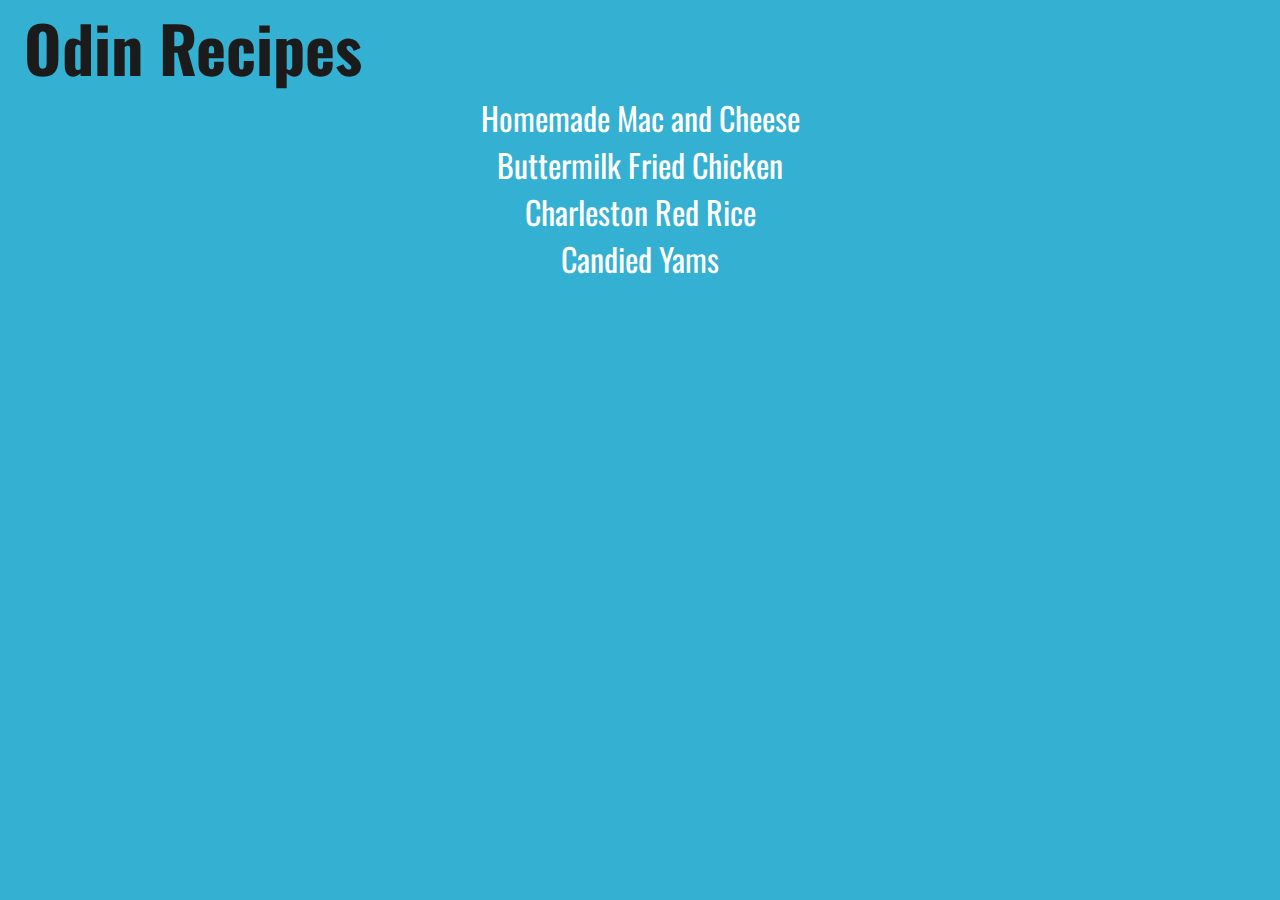
<file: index.html>
<!DOCTYPE html>
<html lang="en">
  <head>
    <meta charset="UTF-8" />
    <meta http-equiv="X-UA-Compatible" content="IE=edge" />
    <meta name="viewport" content="width=device-width, initial-scale=1.0" />
    <link rel="preconnect" href="https://fonts.googleapis.com">
    <link rel="preconnect" href="https://fonts.gstatic.com" crossorigin>
    <link href="https://fonts.googleapis.com/css2?family=Oswald:wght@200;300;500&family=Varela+Round&display=swap"
      rel="stylesheet">
    <link rel="stylesheet" href="css/style.css" />
    <title>Document</title>
  </head>
  <body>
    <h1>Odin Recipes</h1>
    <a href="recipies/homemade-mac-and-cheese.html">
      Homemade Mac and Cheese
    </a>
    <a href="recipies/buttermilk-fried-chicken.html">
      Buttermilk Fried Chicken
    </a>

    <a href="recipies/charleston-red-rice.html"> Charleston Red Rice </a>
    <a href="recipies/candied-yams.html"> Candied Yams </a>
  </body>
</html>
</file>
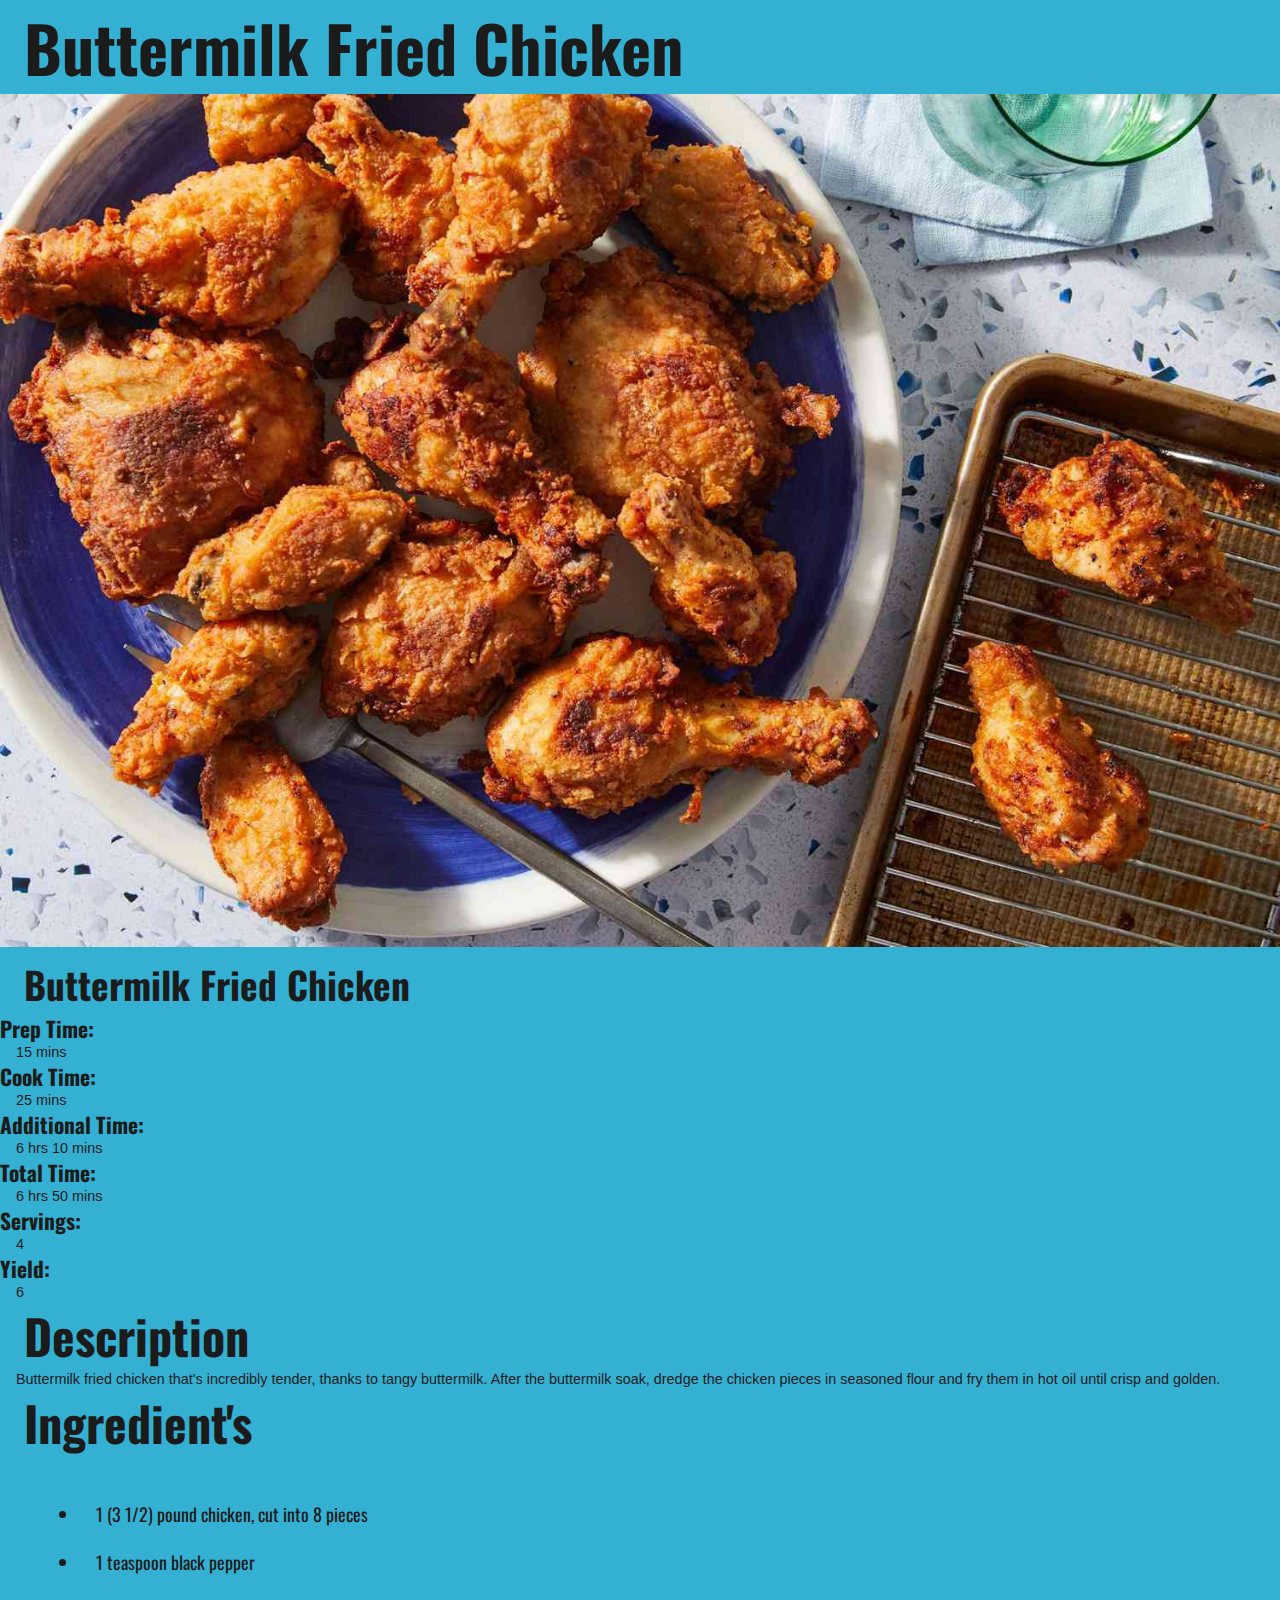
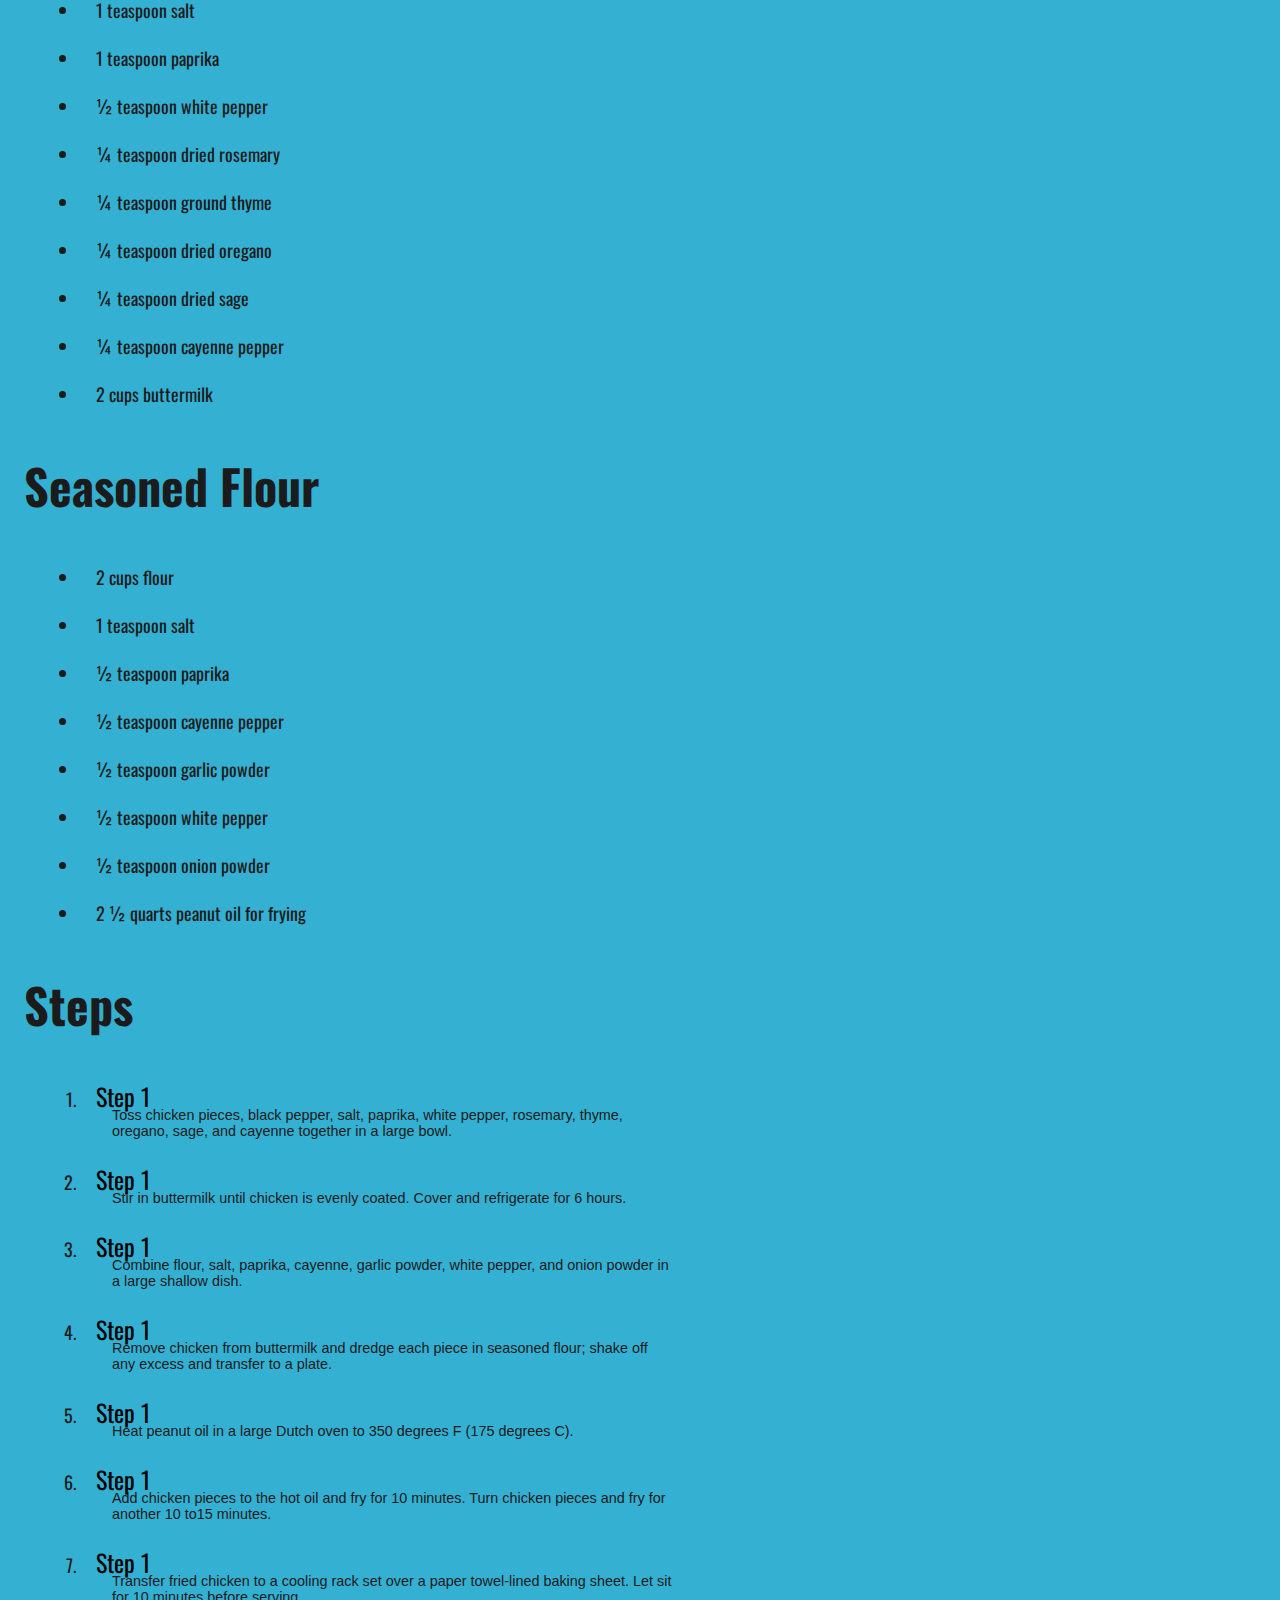
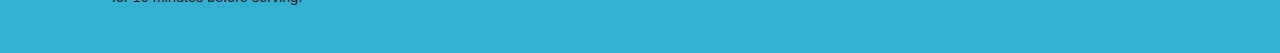
<file: recipies/buttermilk-fried-chicken.html>
<!DOCTYPE html>
  <html lang="en">

  <head>
    <title></title>
    <meta charset="UTF-8" />
    <meta name="viewport" content="width=device-width, initial-scale=1" />
    <link rel="preconnect" href="https://fonts.googleapis.com">
    <link rel="preconnect" href="https://fonts.gstatic.com" crossorigin>
    <link href="https://fonts.googleapis.com/css2?family=Oswald:wght@200;300;500&family=Varela+Round&display=swap"
      rel="stylesheet">
    <link href="../css/style.css" rel="stylesheet" />
    <title>Buttermilk Fried Chicken</title>
  </head>

  <body>
    <h1>Buttermilk Fried Chicken</h1><img src="/assets/images/Crispy-Buttermilk-Fried-Chicken.jpg"
      alt="Buttermilk Fried Chicken" />
    <h3>Buttermilk Fried Chicken</h3>
    <div class="recipe-details_content">
      <div class="recipe-details">
        <div class="recipe-details_iteams>
<div class=" recipe-details_items">
          <h6>Prep Time:</h6>
        </div>
        <div class="recipe-details_values">
          <p>15 mins</p>
        </div>
      </div>
      <div class=" recipe-details_iteams">
        <div class="recipe-details_items">
          <h6>Cook Time:</h6>
        </div>
        <div class="recipe-details_values">
          <p>25 mins</p>
        </div>
      </div>
      <div class=" recipe-details_iteams">
        <div class="recipe-details_items">
          <h6>Additional Time:</h6>
        </div>
        <div class="recipe-details_values">
          <p>6 hrs 10 mins</p>
        </div>
      </div>
      <div class="recipe-details_iteams">
        <div class="recipe-details_items">
          <h6>Total Time:</h6>
        </div>
        <div class="recipe-details_values"></div>
        <p>6 hrs 50 mins</p>
      </div>
      <div class="recipe-details_iteams">
        <div class="recipe-details_items">
          <h6>Servings:</h6>
        </div>
        <div class="recipe-details_values"></div>
        <p>4</p>
      </div>
      <div class="recipe-details_iteams">
        <div class="recipe-details_items">
          <h6>Yield:</h6>
        </div>
        <div class="recipe-details_values">
          <p>6</p>
        </div>
      </div>
    </div>
    <h2>Description</h2>
    <p>Buttermilk fried chicken that's incredibly tender, thanks to tangy buttermilk. After the buttermilk soak, dredge
      the
      chicken pieces in seasoned flour and fry them in hot oil until crisp and golden.</p>
    <h2>Ingredient's</h2>
    <ul>
      <li>1 (3 1/2) pound chicken,
        cut into 8 pieces</li>
      <li>1 teaspoon black pepper</li>
      <li>1 teaspoon salt</li>
      <li>1 teaspoon paprika</li>
      <li>½ teaspoon white pepper</li>
      <li>¼ teaspoon dried rosemary</li>
      <li>¼ teaspoon ground thyme</li>
      <li>¼ teaspoon dried oregano</li>
      <li>¼ teaspoon dried sage</li>
      <li>¼ teaspoon cayenne pepper</li>
      <li>2 cups buttermilk</li>
    </ul>
    <h2>Seasoned Flour</h2>
    <ul>
      <li>2 cups flour</li>
      <li>1 teaspoon salt</li>
      <li>½ teaspoon paprika</li>
      <li>½ teaspoon cayenne pepper</li>
      <li>½ teaspoon garlic powder</li>
      <li>½ teaspoon white pepper</li>
      <li>½ teaspoon onion powder</li>
      <li>2 ½ quarts peanut oil for frying</li>
    </ul>
    <h2>Steps</h2>
    <ol>
      <li>
        <p>Toss chicken pieces,
          black pepper,
          salt,
          paprika,
          white pepper,
          rosemary,
          thyme,
          oregano,
          sage,
          and cayenne together in a large bowl. </p>
      </li>
      <li>
        <p>Stir in buttermilk until chicken is evenly coated. Cover and refrigerate for 6 hours. </p>
      </li>
      <li>
        <p>Combine flour,
          salt,
          paprika,
          cayenne,
          garlic powder,
          white pepper,
          and onion powder in a large shallow dish. </p>
      </li>
      <li>
        <p>Remove chicken from buttermilk and dredge each piece in seasoned flour;
          shake off any excess and transfer to a plate. </p>
      </li>
      <li>
        <p>Heat peanut oil in a large Dutch oven to 350 degrees F (175 degrees C). </p>
      </li>
      <li>
        <p>Add chicken pieces to the hot oil and fry for 10 minutes. Turn chicken pieces and fry for another 10 to15
          minutes. </p>
      </li>
      <li>
        <p>Transfer fried chicken to a cooling rack set over a paper towel-lined baking sheet. Let sit for 10 minutes
          before serving. </p>
      </li>
    </ol>
  </body>

  </html>
</file>
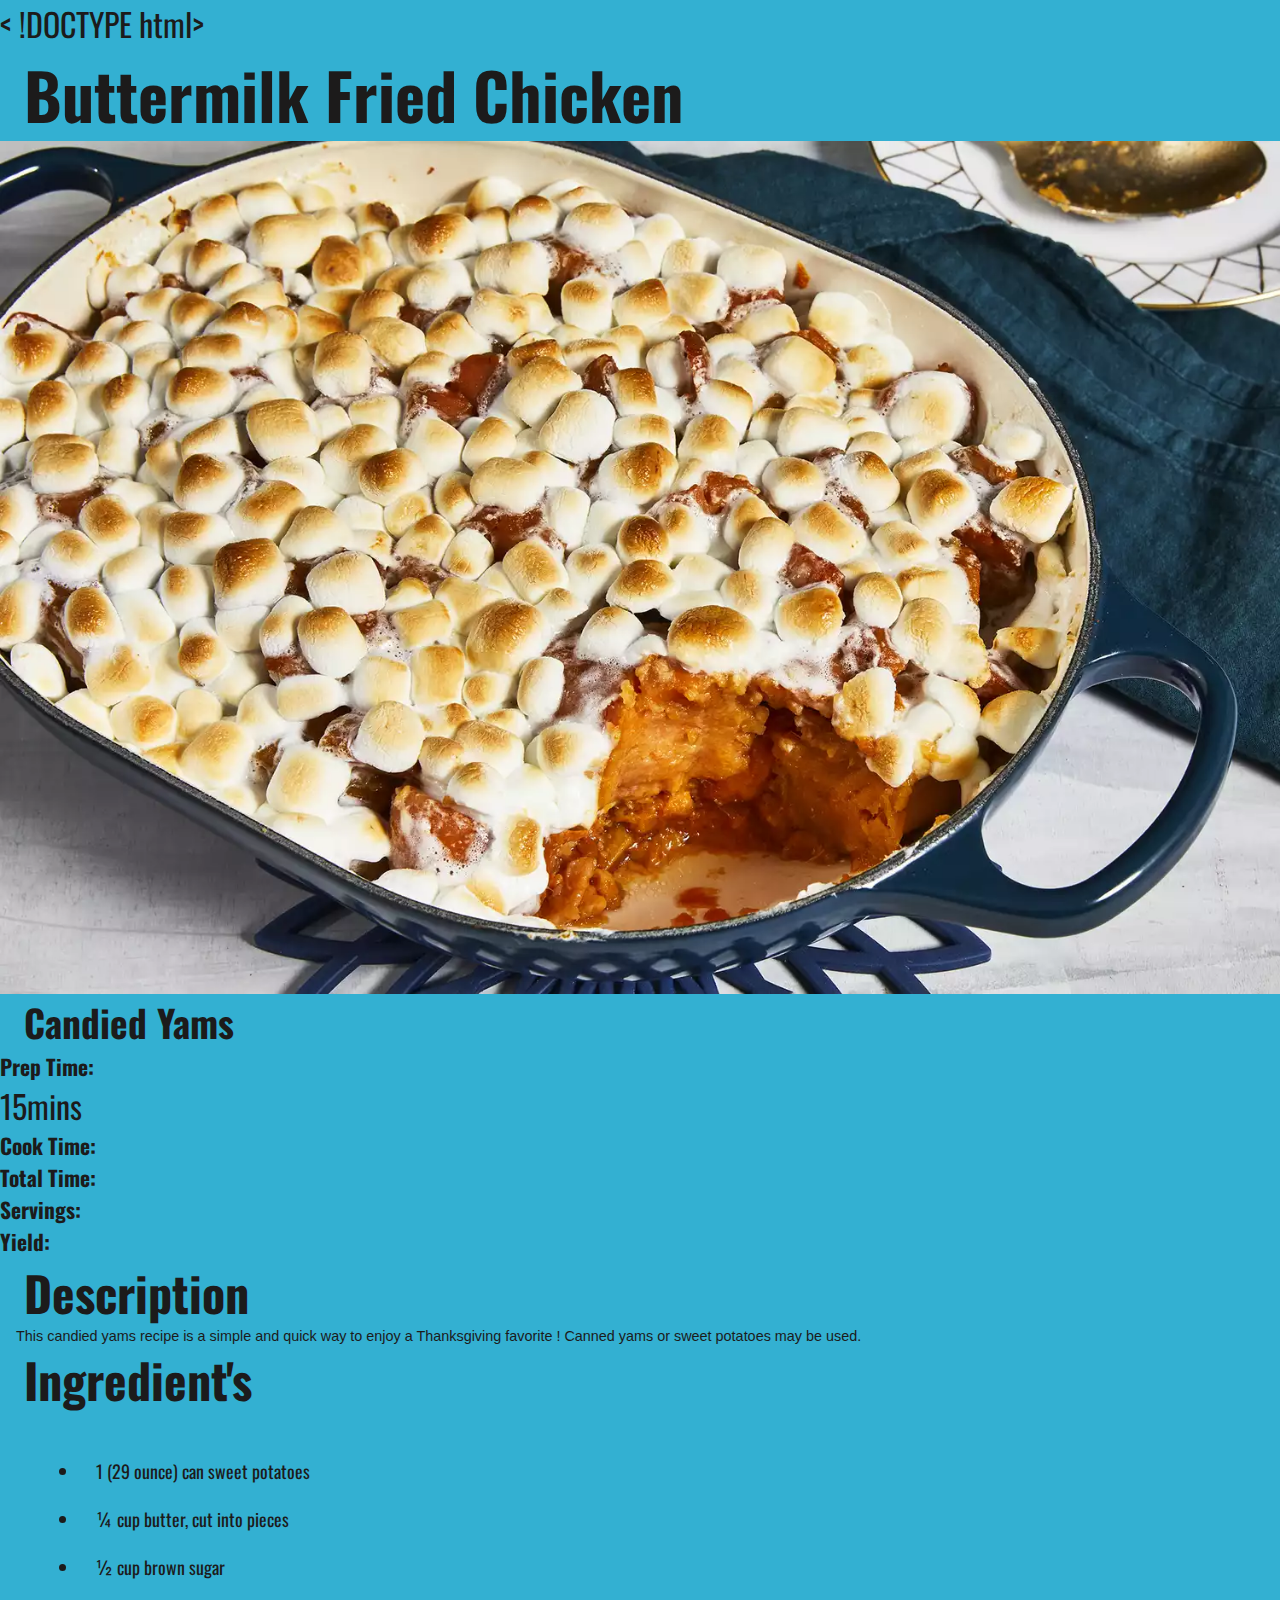
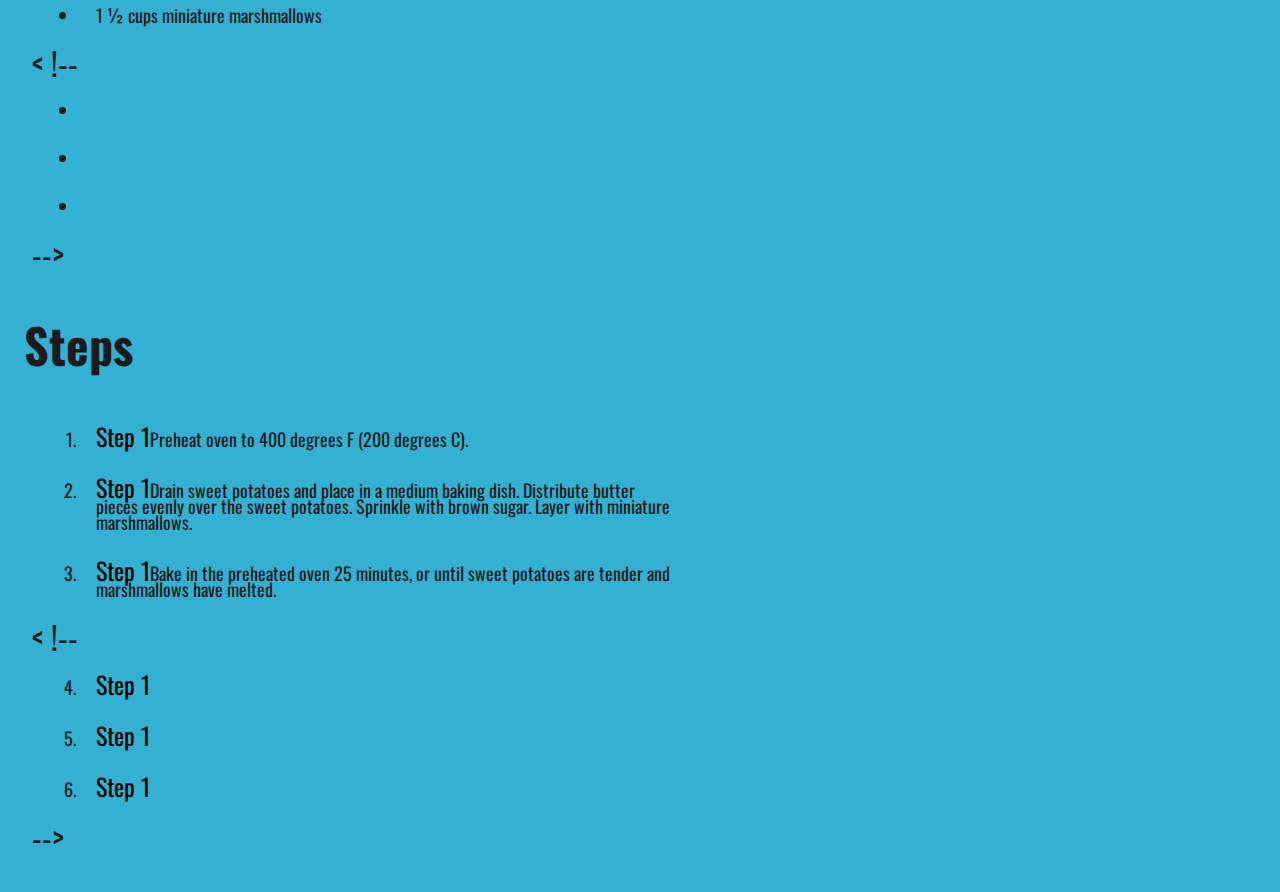
<file: recipies/candied-yams.html>
< !DOCTYPE html>
  <html lang="en">

  <head>
    <title></title>
    <meta charset="UTF-8" />
    <meta name="viewport" content="width=device-width, initial-scale=1" />
    <link rel="preconnect" href="https://fonts.googleapis.com">
    <link rel="preconnect" href="https://fonts.gstatic.com" crossorigin>
    <link href="https://fonts.googleapis.com/css2?family=Oswald:wght@200;300;500&family=Varela+Round&display=swap"
      rel="stylesheet">
    <link href="../css/style.css" rel="stylesheet" />
    </head>

  <body>
    <h1>Buttermilk Fried Chicken</h1><img src="/assets/images/candied-yams.jpg" alt="Buttermilk Fried Chicken" />
    <h3>Candied Yams</h3>
    <div class="recipe-details_content">
      <div class="recipe-details">
        <div class=" recipe-details_items">
          <h6>Prep Time:</h6>
        </div>
        <div class="recipe-details_values">15mins </div>
        </div>
        <div class=" recipe-details_iteams">
          <div class="recipe-details_items">
            <h6>Cook Time:</h6>
          </div>
          <div class="recipe-details_values"></div>
      </div>
      <div class="recipe-details_iteams">
        <div class="recipe-details_items">
          <h6>Total Time:</h6>
        </div>
        <div class="recipe-details_values"></div>
      </div>
      <div class="recipe-details_iteams">
        <div class="recipe-details_items">
          <h6>Servings:</h6>
        </div>
        <div class="recipe-details_values"></div>
      </div>
      <div class="recipe-details_iteams">
        <div class="recipe-details_items">
          <h6>Yield:</h6>
        </div>
        <div class="recipe-details_values"></div>
      </div>
      </div>
    <h2>Description</h2>
    <p>This candied yams recipe is a simple and quick way to enjoy a Thanksgiving favorite ! Canned yams or sweet
      potatoes may be used.</p>
    <h2>Ingredient's</h2>
    <ul>
      <li>1 (29 ounce) can sweet potatoes </li>
      <li>¼ cup butter,
        cut into pieces </li>
      <li>½ cup brown sugar </li>
      <li>1 ½ cups miniature marshmallows </li>
      < !-- <li>
        </li>
        <li></li>
        <li></li>-->
        </ul>
        <h2>Steps</h2>
        <ol>
      <li>Preheat oven to 400 degrees F (200 degrees C). </li>
      <li>Drain sweet potatoes and place in a medium baking dish. Distribute butter pieces evenly over the sweet
        potatoes. Sprinkle with brown sugar. Layer with miniature marshmallows. </li>
      <li>Bake in the preheated oven 25 minutes,
        or until sweet potatoes are tender and marshmallows have melted. </li>
      < !-- <li>
        </li>
        <li></li>
        <li></li>-->
        </ol>
        </body>

  </html>
</file>
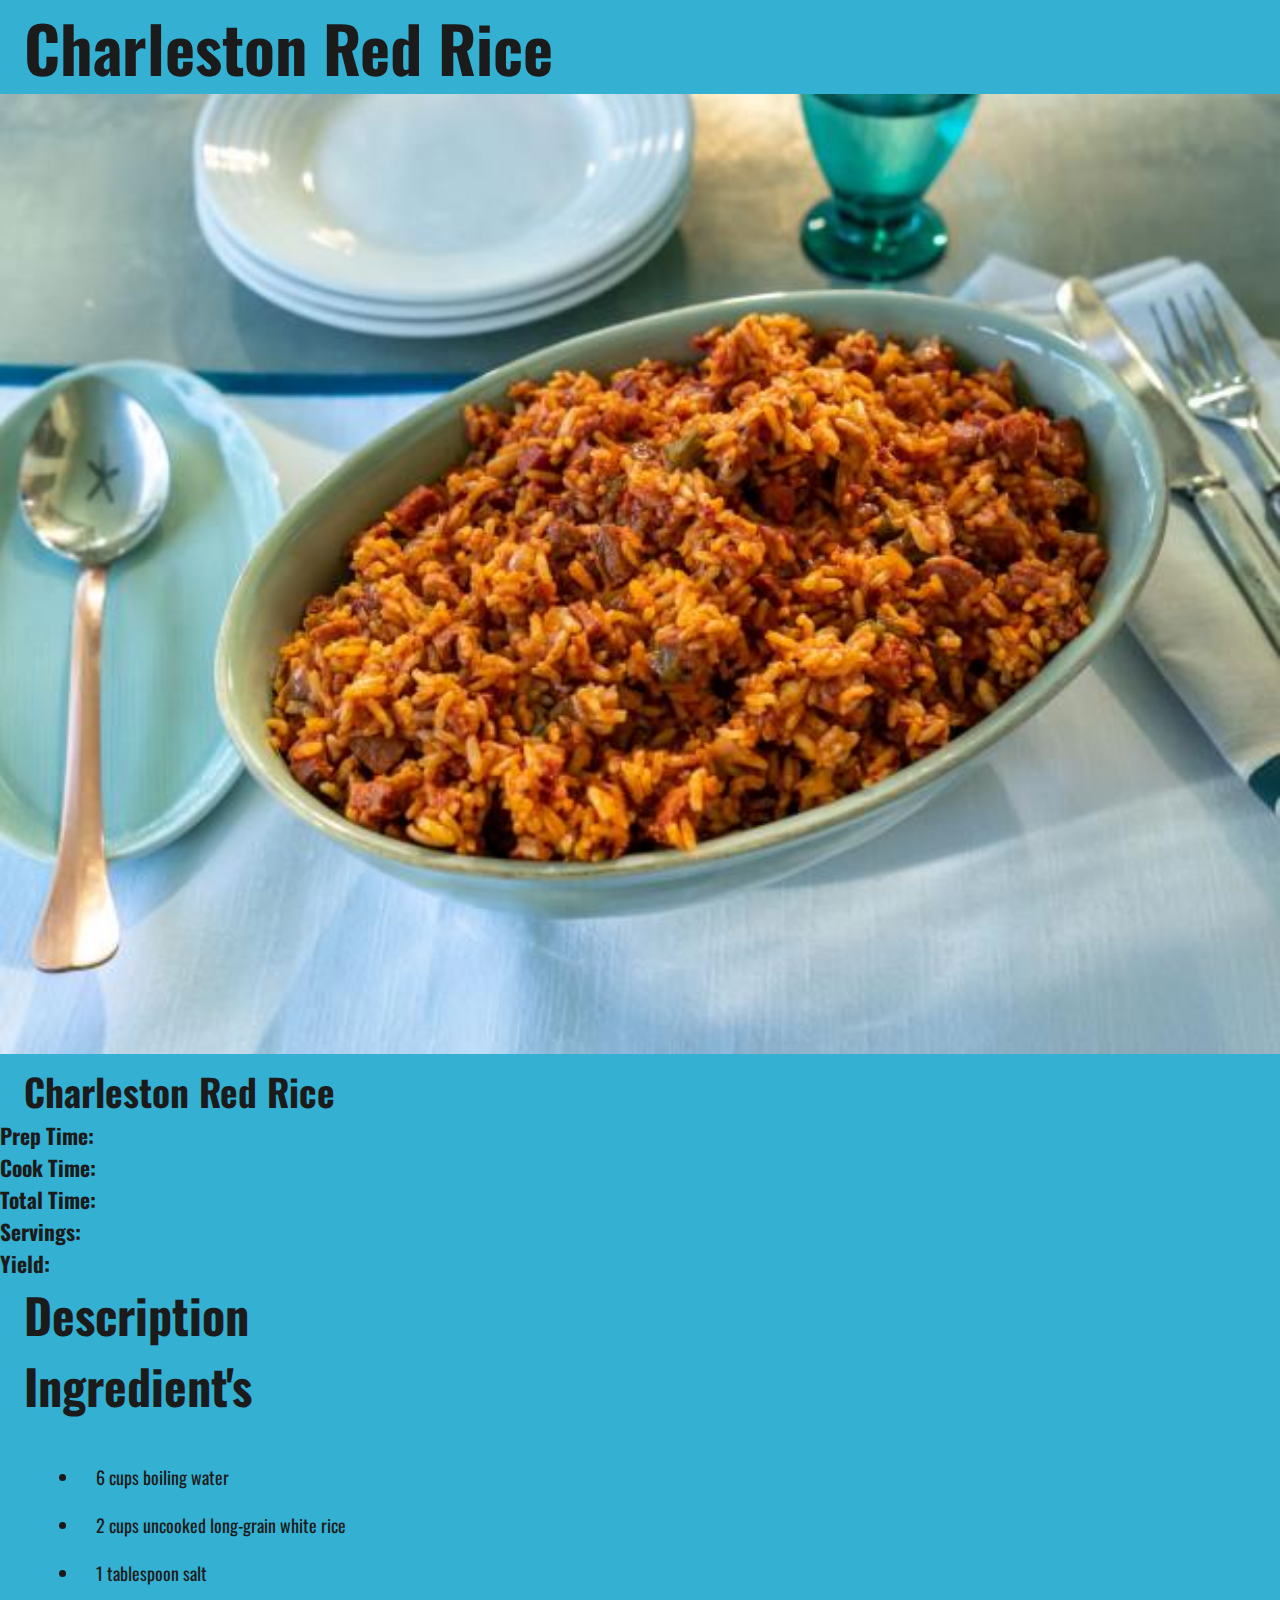
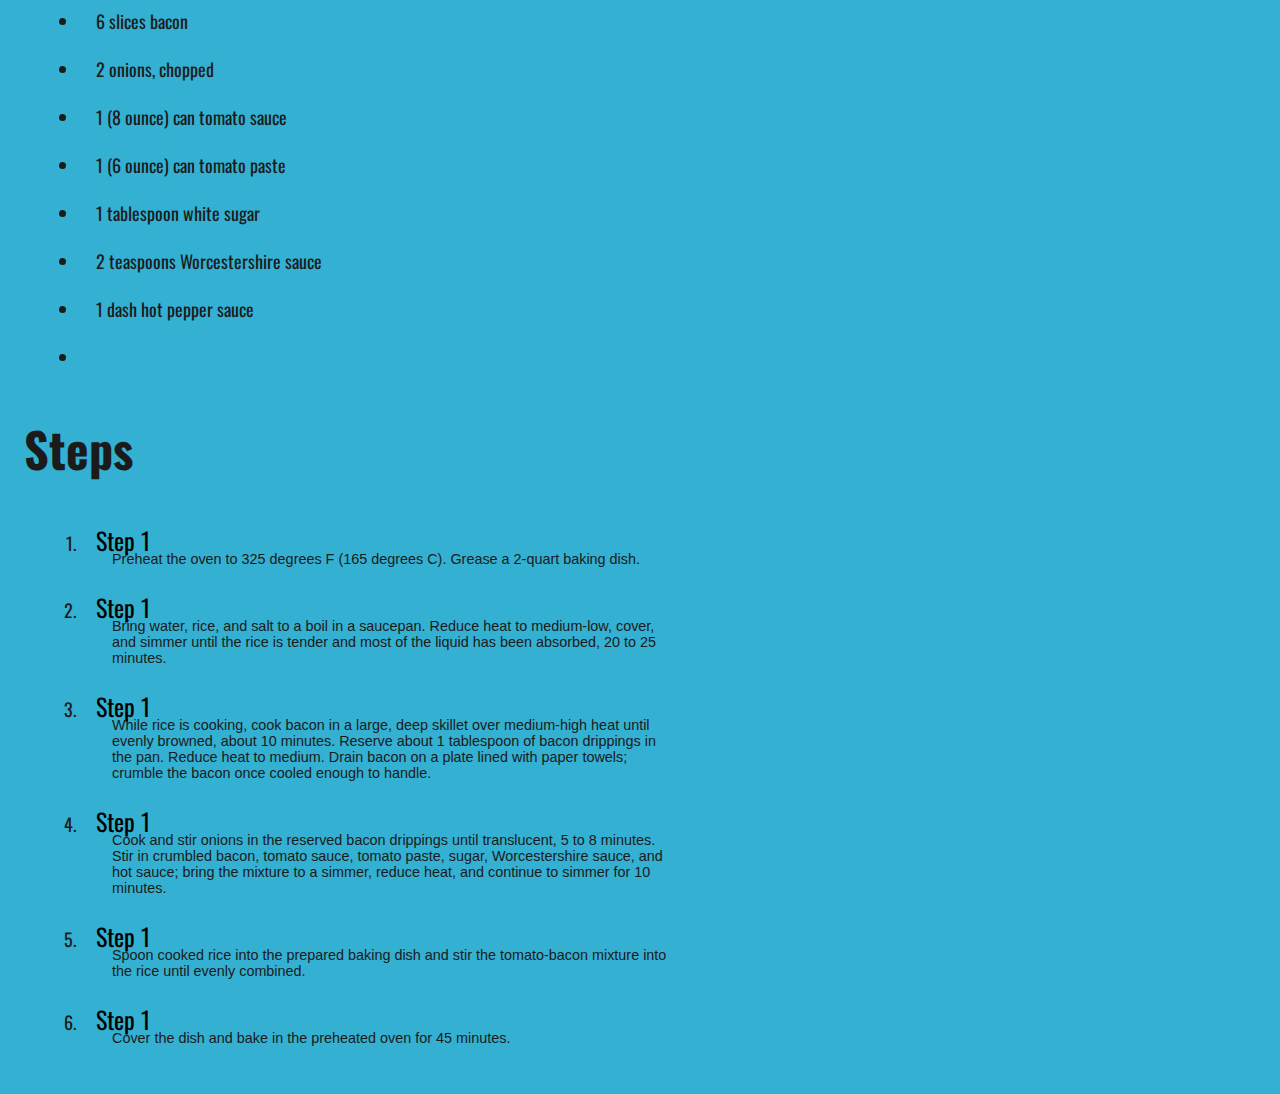
<file: recipies/charleston-red-rice.html>
<!DOCTYPE html>
<html lang="en">
  <head>
    <title></title>
    <meta charset="UTF-8" />
    <meta name="viewport" content="width=device-width, initial-scale=1" />
    <link rel="preconnect" href="https://fonts.googleapis.com">
    <link rel="preconnect" href="https://fonts.gstatic.com" crossorigin>
    <link href="https://fonts.googleapis.com/css2?family=Oswald:wght@200;300;500&family=Varela+Round&display=swap"
      rel="stylesheet">
    <link href="../css/style.css" rel="stylesheet" />
  </head>
  <body>
    <h1>Charleston Red Rice</h1>
    <img src="/assets/images/red-rice.jpeg" alt="Charleston Red Rice" />
    <h3>Charleston Red Rice</h3>
    <div class="recipe-details_content">
      <div class="recipe-details">
        <div class="recipe-details_iteams>
            <div class=" recipe-details_items">
          <h6>Prep Time:</h6>
        </div>
        <div class="recipe-details_values"></div>
      </div>
      <div class=" recipe-details_iteams">
        <div class="recipe-details_items">
          <h6>Cook Time:</h6>
        </div>
        <div class="recipe-details_values"></div>
    
      </div>
      <div class="recipe-details_iteams">
        <div class="recipe-details_items">
          <h6>Total Time:</h6>
        </div>
        <div class="recipe-details_values"></div>
    
      </div>
      <div class="recipe-details_iteams">
        <div class="recipe-details_items">
          <h6>Servings:</h6>
        </div>
        <div class="recipe-details_values"></div>
    
      </div>
      <div class="recipe-details_iteams">
        <div class="recipe-details_items">
          <h6>Yield:</h6>
        </div>
        <div class="recipe-details_values"></div>
    
      </div>
    </div>
    <h2>Description</h2>
    <h2>Ingredient's</h2>
    <ul>
      <li>6 cups boiling water</li>
      <li>2 cups uncooked long-grain white rice</li>
      <li>1 tablespoon salt</li>
      <li>6 slices bacon</li>
      <li>2 onions, chopped</li>
      <li>1 (8 ounce) can tomato sauce</li>
      <li>1 (6 ounce) can tomato paste</li>
      <li>1 tablespoon white sugar</li>
      <li>2 teaspoons Worcestershire sauce</li>
      <li>1 dash hot pepper sauce</li>
      <li></li>
    </ul>
    <h2>Steps</h2>
    <ol>
      <li>
        <p>
          Preheat the oven to 325 degrees F (165 degrees C). Grease a 2-quart
          baking dish.
        </p>
      </li>
      <li>
        <p>
          Bring water, rice, and salt to a boil in a saucepan. Reduce heat to
          medium-low, cover, and simmer until the rice is tender and most of the
          liquid has been absorbed, 20 to 25 minutes.
        </p>
      </li>
      <li>
        <p>
          While rice is cooking, cook bacon in a large, deep skillet over
          medium-high heat until evenly browned, about 10 minutes. Reserve about
          1 tablespoon of bacon drippings in the pan. Reduce heat to medium.
          Drain bacon on a plate lined with paper towels; crumble the bacon once
          cooled enough to handle.
          </p>
      </li>
      <li>
        <p>
          Cook and stir onions in the reserved bacon drippings until
          translucent, 5 to 8 minutes. Stir in crumbled bacon, tomato sauce,
          tomato paste, sugar, Worcestershire sauce, and hot sauce; bring the
          mixture to a simmer, reduce heat, and continue to simmer for 10
          minutes.
        </p>
      </li>
      <li>
        <p>
          Spoon cooked rice into the prepared baking dish and stir the
          tomato-bacon mixture into the rice until evenly combined.
        </p>
      </li>
      <li>
        <p>Cover the dish and bake in the preheated oven for 45 minutes.</p>
      </li>
    </ol>
  </body>
</html>
</file>
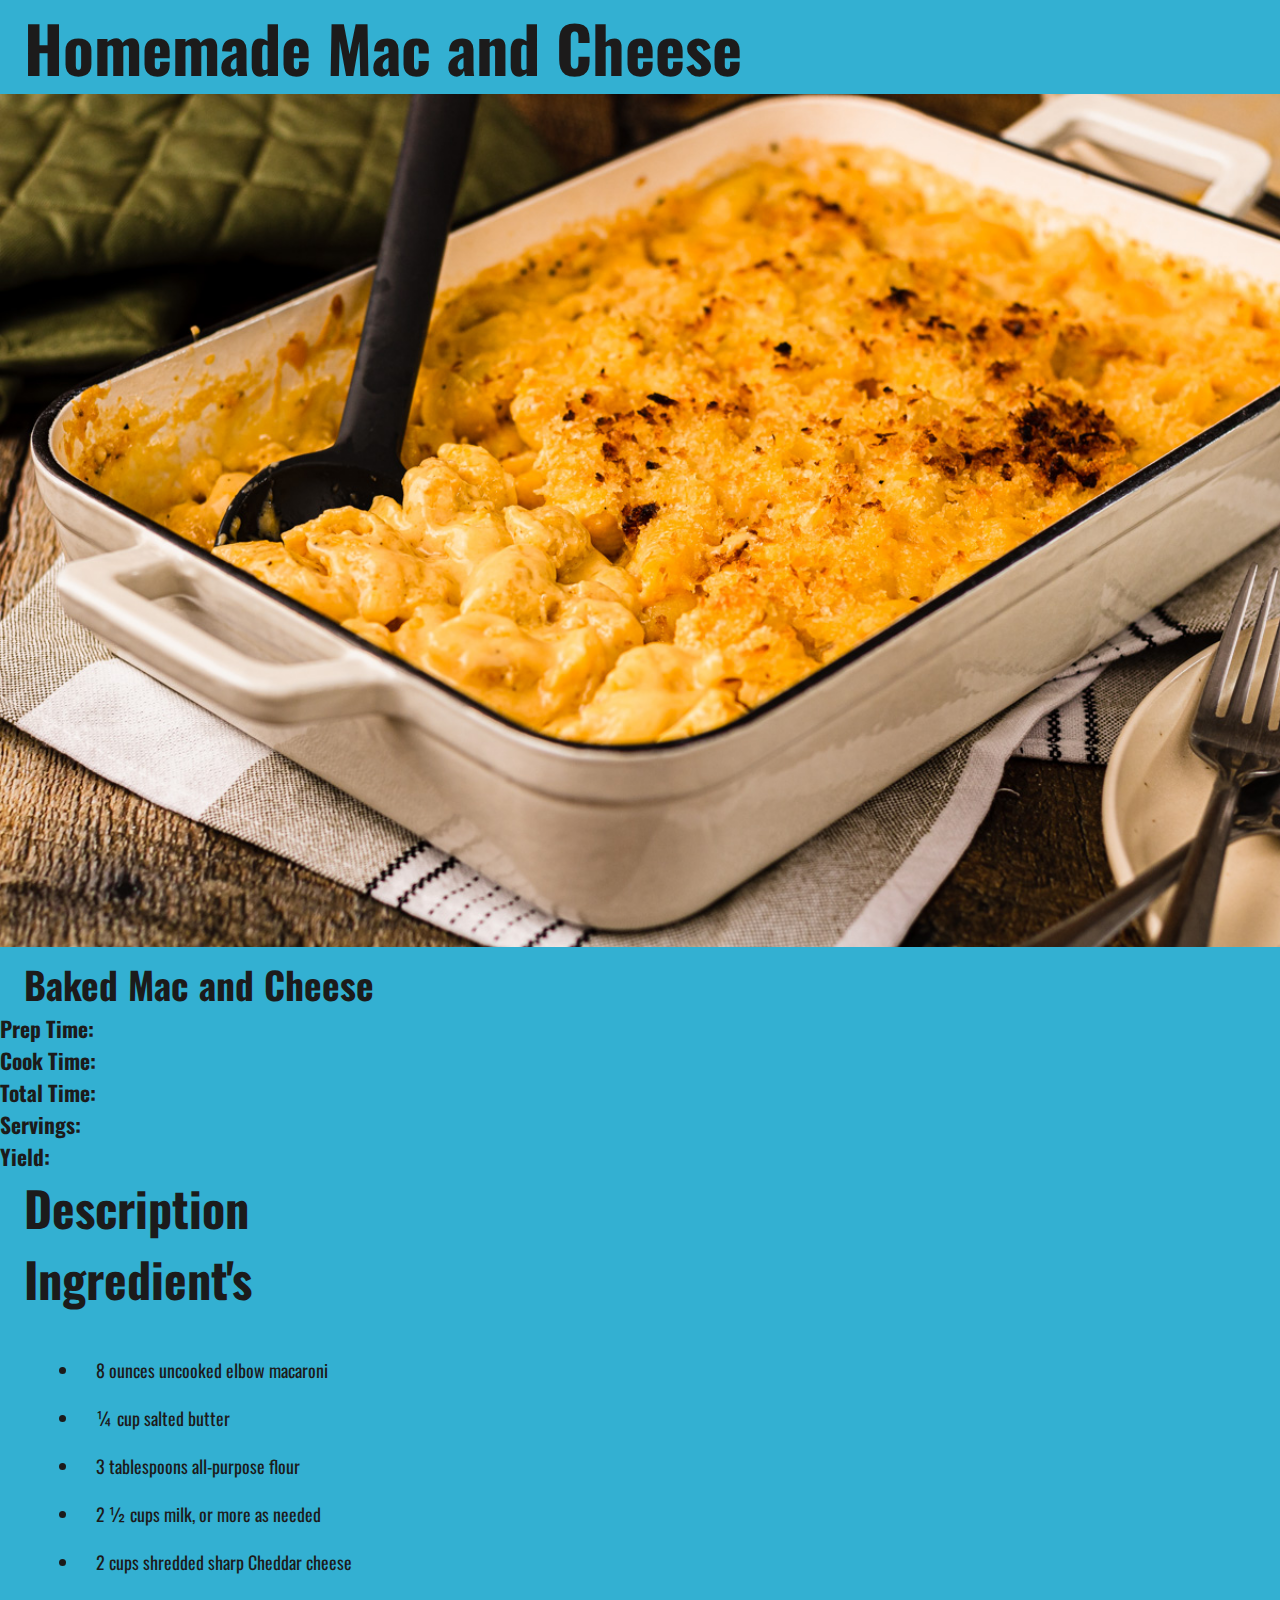
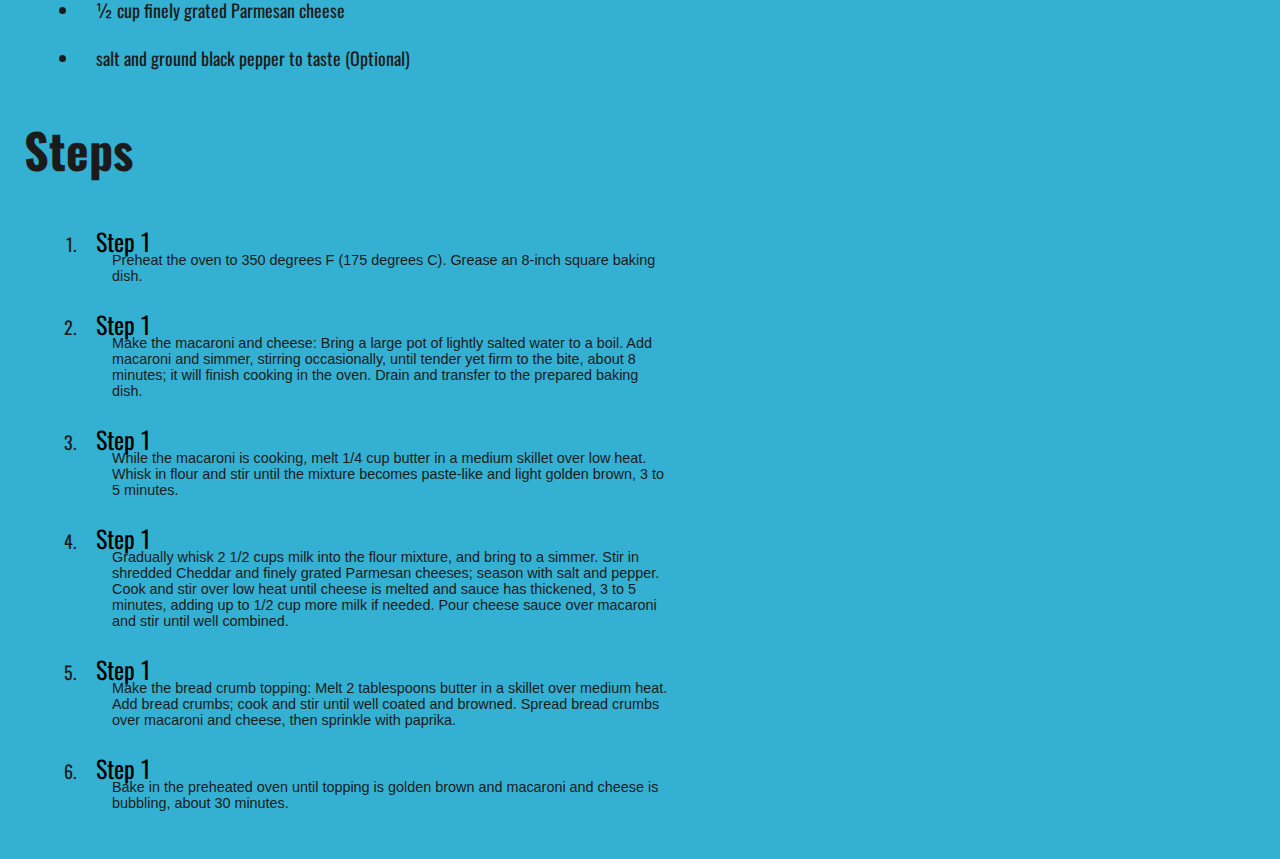
<file: recipies/homemade-mac-and-cheese.html>
<!DOCTYPE html>
<html lang="en">
  <head>
    <meta charset="UTF-8" />
    <meta http-equiv="X-UA-Compatible" content="IE=edge" />
    <meta name="viewport" content="width=device-width, initial-scale=1.0" />
    <link rel="preconnect" href="https://fonts.googleapis.com">
    <link rel="preconnect" href="https://fonts.gstatic.com" crossorigin>
    <link href="https://fonts.googleapis.com/css2?family=Oswald:wght@200;300;500&family=Varela+Round&display=swap"
      rel="stylesheet">
    <link rel="stylesheet" href="../css/style.css" />
    <title>Homemade Mac and Cheese</title>
  </head>
  <body>
    <h1>Homemade Mac and Cheese</h1>
    <img src="/assets/images/mac-and-cheese.jpg" alt="mac-and-cheese" />
    <h3>Baked Mac and Cheese</h3>
    <div class="recipe-details_content">
      <div class="recipe-details">
        <div class="recipe-details_iteams>
            <div class=" recipe-details_items">
          <h6>Prep Time:</h6>
        </div>
        <div class="recipe-details_values"></div>
      </div>
      <div class=" recipe-details_iteams">
        <div class="recipe-details_items">
          <h6>Cook Time:</h6>
        </div>
        <div class="recipe-details_values"></div>
    
      </div>
      <div class="recipe-details_iteams">
        <div class="recipe-details_items">
          <h6>Total Time:</h6>
        </div>
        <div class="recipe-details_values"></div>
    
      </div>
      <div class="recipe-details_iteams">
        <div class="recipe-details_items">
          <h6>Servings:</h6>
        </div>
        <div class="recipe-details_values"></div>
    
      </div>
      <div class="recipe-details_iteams">
        <div class="recipe-details_items">
          <h6>Yield:</h6>
        </div>
        <div class="recipe-details_values"></div>
    
      </div>
    </div>
    <h2>Description</h2>
    <h2>Ingredient's</h2>
    <ul>
      <li>8 ounces uncooked elbow macaroni</li>
      <li>¼ cup salted butter</li>
      <li>3 tablespoons all-purpose flour</li>
      <li>2 ½ cups milk, or more as needed</li>
      <li>2 cups shredded sharp Cheddar cheese</li>
      <li>½ cup finely grated Parmesan cheese</li>
      <li>salt and ground black pepper to taste (Optional)</li>
    </ul>
    <h2>Steps</h2>
    <ol>
      <li>
        <p>
          Preheat the oven to 350 degrees F (175 degrees C). Grease an 8-inch
          square baking dish.
        </p>
      </li>
      <li>
        <p>
          Make the macaroni and cheese: Bring a large pot of lightly salted
          water to a boil. Add macaroni and simmer, stirring occasionally, until
          tender yet firm to the bite, about 8 minutes; it will finish cooking
          in the oven. Drain and transfer to the prepared baking dish.
        </p>
      </li>
      <li>
        <p>
          While the macaroni is cooking, melt 1/4 cup butter in a medium skillet
          over low heat. Whisk in flour and stir until the mixture becomes
          paste-like and light golden brown, 3 to 5 minutes.
        </p>
      </li>
      <li>
        <p>
          Gradually whisk 2 1/2 cups milk into the flour mixture, and bring to a
          simmer. Stir in shredded Cheddar and finely grated Parmesan cheeses;
          season with salt and pepper. Cook and stir over low heat until cheese
          is melted and sauce has thickened, 3 to 5 minutes, adding up to 1/2
          cup more milk if needed. Pour cheese sauce over macaroni and stir
          until well combined.
        </p>
      </li>
      <li>
        <p>
          Make the bread crumb topping: Melt 2 tablespoons butter in a skillet
          over medium heat. Add bread crumbs; cook and stir until well coated
          and browned. Spread bread crumbs over macaroni and cheese, then
          sprinkle with paprika.
        </p>
      </li>
      <li>
        <p>
          Bake in the preheated oven until topping is golden brown and macaroni
          and cheese is bubbling, about 30 minutes.
        </p>
      </li>
    </ol>
  </body>
</html>
</file>
<file: css/style.css>
/* import fonts from google fonts */

@import url('https://fonts.googleapis.com/css2?family=Oswald:wght@200;300;500&family=Varela+Round&display=swap');

/* start css reset */


* {
    margin: 0;
    padding: 0;
    outline: 0;
    box-sizing: border-box;
}

body {
    background: #33b0d2;
    /* background: linear-gradient(to right #f7bd10 20%, #3988ff 80%); */
    color: #1c1b1b;
    font-family: 'Oswald', sans-serif;
    -webkit-font-smoothing: antialiased;
}

body,
input,
button {
    list-style: none;
    font-size: 2rem;

}

h1,
h2,
h3 {
    margin-left: 1.5rem;
    font-family: 'Oswald', sans-serif;
}



/* end css reset */
/* start root */
/* root :
; */
/* end root */
img {
    width: 100%;
    min-width: 100vh;
}

a {
    text-decoration: none;
    color: #fff;
    display: flex;
    justify-content: center;
    align-items: center;
    gap: 6;
}

li {
    font-family: 'Varela Round'sans-serif;
    font-size: 1.125rem;
    line-height: 1rem;
    text-underline-offset: 0.25rem;
    max-width: 50%;
    margin-left: 3rem;
    padding: 1rem;
}

ol,
ul {
    margin: 2rem;
}


p {
    margin-left: 1rem;
    font-family: 'Valera Round', sans-serif;
    font-size: 0.9rem;
}

ol li::before {
    counter-increment: section;
    content: "Step "counter(section);
    color: #000;
    font-size: 1.5rem;
    position: relative;
    margin-left: 0px;
    width: auto;
    text-align: unset;
}

button {
    cursor: pointer;
}

recipe-details__content {
    display: grid;
    grid-row: 2rem;
    grid-column: 1.5rem;
    grid-template-columns: repeat(3, 1fr);
}
</file>
